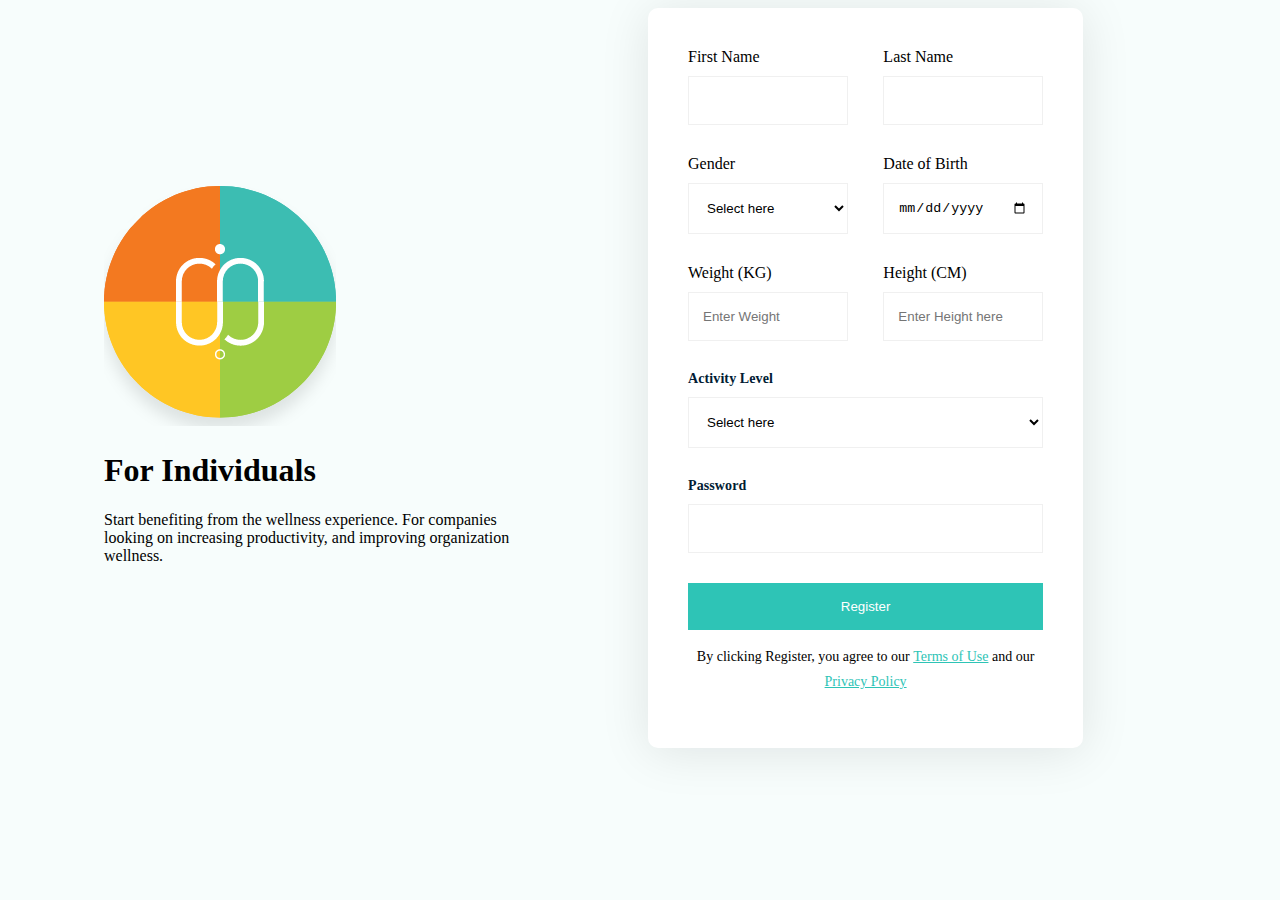
<file: ASSIGNMENT_2/index.html>
<!DOCTYPE html>
<html lang="en">
<head>
    <meta charset="UTF-8">
    <meta name="viewport" content="width=device-width, initial-scale=1.0">
    <title>Assignment_2</title>
    <link rel="stylesheet" href="index.css">
</head>
<body>
    <section class="container">
        <section class="left">
            <img src="./styles/copied_styles/logo.png" alt="IMAGE NOT AVAILABLE">
            <h1>For Individuals</h1>
            <p>
                Start benefiting from the wellness experience. For companies looking on increasing productivity, and improving organization wellness.
            </p>
        </section>
        <section class="right">
            <form action="BG_8">
                <div class="input-container">
                    <div class="input-bag">
                        <label for="">First Name</label>
                        <input type="text">
                    </div>

                    <div class="input-bag">
                        <label for="">Last Name</label>
                        <input type="text">
                    </div>
                </div>

                <div class="input-container">
                    <div class="input-bag">
                        <label for="">Gender</label>
                        <select>
                            <option value="select">Select here</option>
                            <option value="male">Male</option>
                            <option value="female">Female</option>
                        </select>
                    </div>


                    <div class="input-bag">
                        <label for="">Date of Birth</label>
                        <input type="date">
                    </div>
                </div>

                <div class="input-container">
                    <div class="input-bag">
                        <label for="">Weight (KG)</label>
                        <input type="text" placeholder="Enter Weight">
                    </div>

                    <div class="input-bag">
                        <label for="">Height (CM)</label>
                        <input type="text" placeholder="Enter Height here">
                    </div>
                </div>

                
                <div class="wrapper">
                    <label for="">Activity Level</label>
                    <select>
                        <option value="select">Select here</option>
                        <option value="low">Low</option>
                        <option value="medium">Medium</option>
                        <option value="high">High</option>
                    </select>
                </div>
                
                <div class="wrapper">
                    <label for="">Password</label>
                    <input type="password">
                </div>

                <button>Register</button>

                <p class="footer inside">
                    By clicking Register, you agree to our <a href="#">Terms of Use</a> and our <a href="#">Privacy Policy</a>
                </p>

            </form>
        </section>
        <p class="footer outside" >
            By clicking Register, you agree to our <a href="#">Terms of Use</a> and our <a href="#">Privacy Policy</a>
        </p>
    </section>
    
</body>
</html>
</file>
<file: ASSIGNMENT_2/index.css>
* {
  box-sizing: border-box;
  border: 0;
  padding: 0;
}

body {
  background: rgba(46, 196, 182, 0.04);
  display: flex;
  justify-content: center;
  align-items: center;
  width: 100%;
  /* margin: 0; */
  /* height: 100vh; */
}

.container {
  /* border: 1px solid red; */
  display: flex;
  align-items: center;
  width: 85%;
  height: 100%;

  > .left {
      width: 50%;
      /* padding: 60px; */
      margin-block-start: 10px;
      /* border: solid green; */

      > p {
          width: 80%;
      }
  }

  > .right {
      width: 50%;
      /* height: 100%; */

      > form {
          
          border-radius: 10px;
          background: #FFF;
          box-shadow: 0px 4px 50px 0px rgba(4, 8, 19, 0.10);
          padding: 40px;
          width: 80%;
          /* height: 30%; */

          > .wrapper {
              display: flex;
              flex-direction: column;
              width: 100%;
              margin-block-end: 30px;

              > input, select {
                  border: 1.5px solid #f0f0f0;
                  padding: 16px 14px;
                  margin-block-start: 10px;
                  outline: none;
                  width: 100%;
                  background-color: transparent;
                  
                  &:focus {
                      border: 1.5px solid #2EC4B6;
                  }   
                      
              }  
              
              > label {
                  color: #011C34;
                  font-family: Sofia Pro;
                  font-size: 14px;
                  font-style: normal;
                  font-weight: 600;
                  line-height: normal;
                  letter-spacing: 0.1px;
              }
          }

          > button {
              background-color: #2EC4B6;
              color: #fff;
              width: 100%;
              padding: 16px 14px;
          }

          > .input-box {
              display: flex;
              margin-block-end: 30px;
              justify-content: space-between;
              width: 100%;


              
              > .wrapper {
                  display: flex;
                  flex-direction: column;
                  width: 45%;

                  > input, select {
                      border: 1.5px solid #f0f0f0;
                      padding: 16px 14px;
                      margin-block-start: 10px;
                      outline: none;
                      width: 100%;
                      background-color: transparent;
                      
                      &:focus {
                          border: 1.5px solid #2EC4B6;
                      }
                  } 
                  
                  > label {
                      color: #011C34;
                      font-family: Sofia Pro;
                      font-size: 14px;
                      font-style: normal;
                      font-weight: 600;
                      line-height: normal;
                      letter-spacing: 0.1px;
                  }
              }
          }
      }
  }
}


.footer {
  color: #000;
  /* font-family: Sofia Pro; */
  text-align: center;
  font-size: 14px;
  font-style: normal;
  font-weight: 400;
  line-height: 25px;
}

.outside {
  display: none;
}

.footer a {
  color: #2EC4B6;
  font-weight: 500;
  text-decoration-line: underline;
}

.input-container {
  display: flex;
  align-items: center;
  justify-content: space-between;
  margin-bottom: 30px;

  > .input-bag {
      width: 45%;

      > input, select {
          border: 1.5px solid #f0f0f0;
          padding: 16px 14px;
          margin-block-start: 10px;
          outline: none;
          width: 100%;
          background-color: transparent;
          
          &:focus {
              border: 1.5px solid #2EC4B6;
          }   
              
      }  
  }
}

@media screen and (max-width:900px) {
  .container {
      width: 90%;
  }
}

@media screen and (max-width:800px) {
  .container {
      flex-direction: column;

      > .right {
          width: 100%;
      }
  
      > .left {
          width: 100%;
          
          > p {
              width: 100%;
          }
      }
  }

  .outside {
      display: block;
  }

  .inside {
      display: none;
  }

  
}

@media screen and (max-width: 425px) {
  .input-box {
      flex-direction: column;

      > .wrapper  {
          width: 100%;
          border: solid blue;
          margin-block-end: 30px;
      }

  }

  .input-container {
      flex-direction: column;
  
      > .input-bag {
          width: 100%;
      }

      .input-bag:first-of-type {
          margin-bottom: 30px;
      }
  }



  .wrapper input {
      width: 100%;
  }
}
</file>
